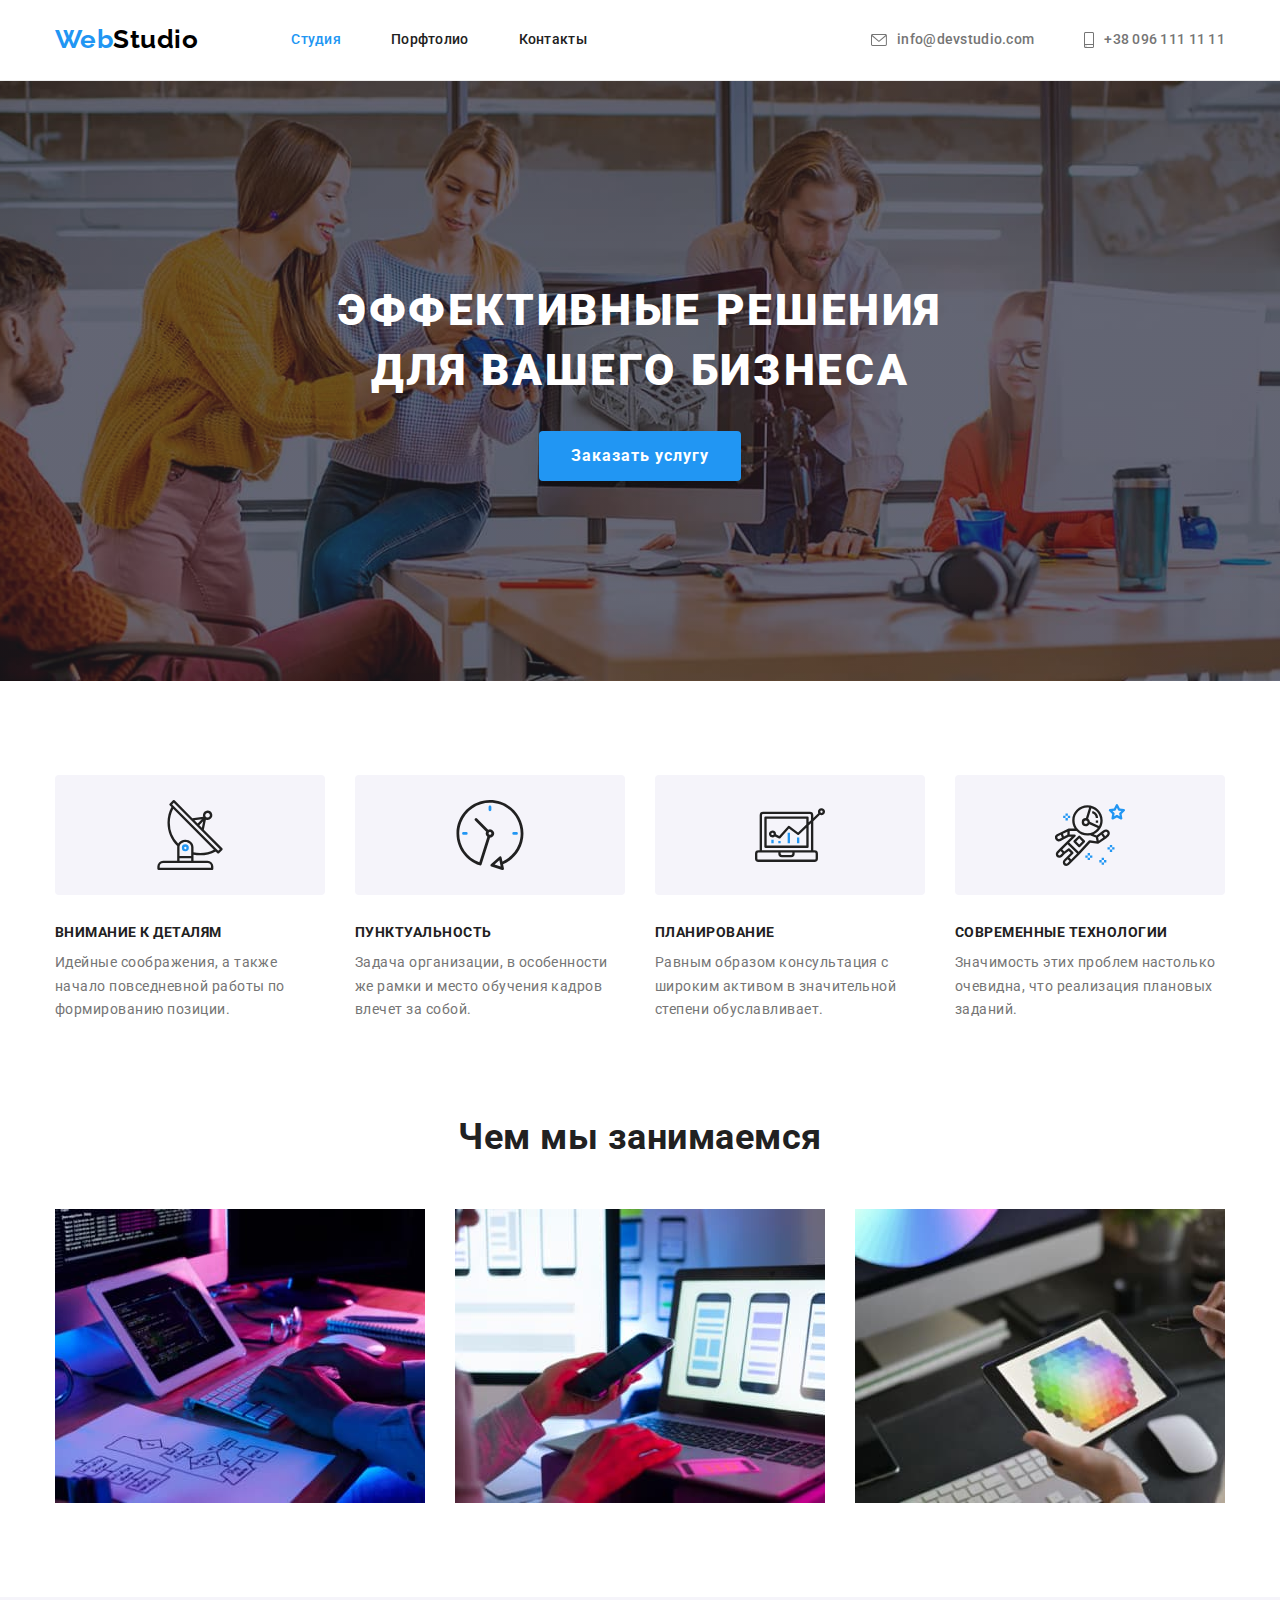
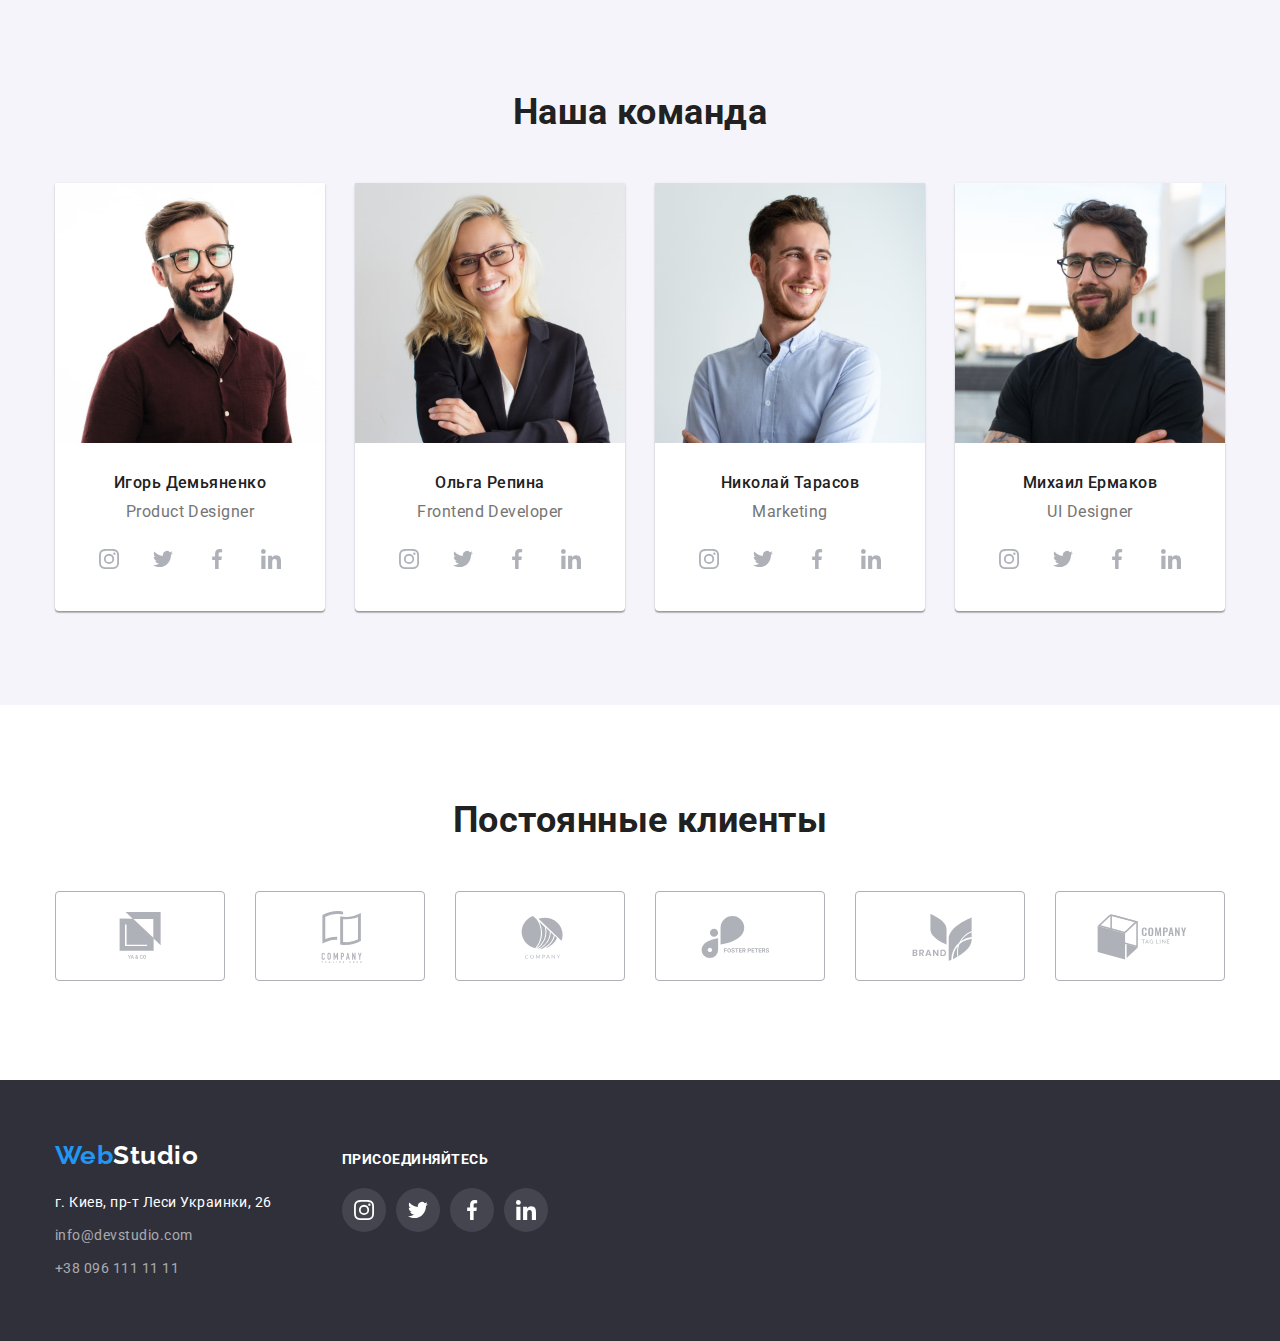
<file: index.html>
<!DOCTYPE html>
<html lang="ru">
<head>
    <meta charset="UTF-8">
    <meta name="viewport" content="width=device-width, initial-scale=1.0">
    <link href="https://fonts.googleapis.com/css2?family=Raleway:wght@700&family=Roboto:wght@400;500;700;900&display=swap"
        rel="stylesheet">
    <link rel="stylesheet" href="https://cdnjs.cloudflare.com/ajax/libs/modern-normalize/1.0.0/modern-normalize.min.css">
    <link rel="stylesheet" href="./css/styles.css">
    <title>WebStudio</title>
</head>
<body>
        <!-- Голова -->

            <header class="header-line">
                <div class="container page-header">
                    <nav class="page-header-nav">
                        <a href="./index.html" class="logo">Web<span class="header-studio">Studio</span></a>
                        <ul class="site-nav list">
                            <li class="nav-item"><a class="nav-link current" href="./index.html">Студия</a></li>
                            <li class="nav-item"><a class="nav-link" href="./portfolio.html">Порфтолио</a></li>
                            <li class="nav-item"><a class="nav-link" href="">Контакты</a></li>
                        </ul>
                    </nav>
                    <ul class="page-header-contacts list">
                        <li class="contacts-item">
                            <a class="header-contacts" href="mailto:info@devstudio.com">
                                <svg class="contacts-icon" width="16px" height="12px">
                                    <use href="./images/sprite.svg#icon-mail"></use>
                                </svg>
                                info@devstudio.com
                            </a>
                        </li>
                        <li class="contacts-item">
                            <a class="header-contacts" href="tel:+380961111111">
                                <svg class="contacts-icon" width="10px" height="16px">
                                    <use href="./images/sprite.svg#icon-smartphone"></use>
                                </svg>
                                +38 096 111 11 11
                            </a>
                        </li>
                    </ul>
                </div>
            </header>
        <main>

            <!-- Герой -->

            <section class="hero">
                <div class="container">
                    <h1 class="hero-title">Эффективные решения <br/> для вашего бизнеса</h1>
                    <a href="" class="btn primary">Заказать услугу</a>
                </div>
            </section>

            <!-- Особенности -->

            <section class="section-features">
                <div class="container">
                    <h2 class="section-title visually-hidden">Особенности и методы</h2>
                    <ul class="features-list list">
                        <li class="features-item icon-attention">
                            <div class="thumb">
                                <svg class="feature-icon" width="70px" height="70px">
                                    <use href="./images/sprite.svg#icon-antenna"></use>
                                </svg>
                            </div>
                            <h3 class="features-title">Внимание к деталям</h3>
                            <p class="features-text">Идейные соображения, а также начало повседневной работы по формированию позиции.</p>
                        </li>
                    
                        <li class="features-item icon-punctuality">
                            <div class="thumb">
                                <svg class="feature-icon" width="70px" height="70px">
                                    <use href="./images/sprite.svg#icon-clock"></use>
                                </svg>
                            </div>
                            <h3 class="features-title">Пунктуальность</h3>
                            <p class="features-text">Задача организации, в особенности же рамки и место обучения кадров влечет за собой.</p>
                        </li>
                    
                        <li class="features-item icon-planning">
                            <div class="thumb">
                                <svg class="feature-icon" width="70px" height="70px">
                                    <use href="./images/sprite.svg#icon-diagram"></use>
                                </svg>
                            </div>
                            <h3 class="features-title">Планирование</h3>
                            <p class="features-text">Равным образом консультация с широким активом в значительной степени обуславливает.</p>
                        </li>
                    
                        <li class="features-item icon-moderntech">
                            <div class="thumb">
                                <svg class="feature-icon" width="70px" height="70px">
                                    <use href="./images/sprite.svg#icon-astronaut"></use>
                                </svg>
                            </div>
                            <h3 class="features-title">Современные технологии</h3>
                            <p class="features-text">Значимость этих проблем настолько очевидна, что реализация плановых заданий.</p>
                        </li>
                    </ul>
                </div>
            </section>

            <!-- Чем занимаемся -->
            
            <section class="section-duties">
                <div class="container">
                    <h2 class="section-title">Чем мы занимаемся</h2>
                    <ul class="duties-list list">
                        <li class="duties-item"><img src="./images/img1.jpg" alt="Программирование" width="370"></li>
                        <li class="duties-item"><img src="./images/img2.jpg" alt="Мобильные приложения" width="370"></li>
                        <li class="duties-item"><img src="./images/img3.jpg" alt="Дизайнерские решения" width="370"></li>
                    </ul>
                </div>
            </section>

            <!-- Наша команда -->

            <section class="section-team">
                <div class="container">
                    <h2 class="section-title">Наша команда</h2>
                    <ul class="team-list list">
                        <li class="team-member">
                            <img src="./images/photo-igor.jpg" alt="Фото Игоря Демьяненко" width="270">
                            <div class="member-info">
                                <h3 class="teammate-name">Игорь Демьяненко</h3>
                                <p class="profession">Product Designer</p>
                            <ul class="social list">
                                <li class="social-item">
                                    <a href="" aria-label="Instagram" class="social-link">
                                        <svg class="link-logo" width="20px" height="20px">
                                            <use href="./images/sprite.svg#icon-instagram"></use>
                                        </svg>
                                    </a>
                                </li>
                                <li class="social-item">
                                    <a href="" aria-label="Twitter" class="social-link">
                                        <svg class="link-logo" width="20px" height="20px">
                                            <use href="./images/sprite.svg#icon-twitter"></use>
                                        </svg>
                                    </a>
                                </li>
                                <li class="social-item">
                                    <a href="" aria-label="Facebook" class="social-link">
                                        <svg class="link-logo" width="20px" height="20px">
                                            <use href="./images/sprite.svg#icon-facebook"></use>
                                        </svg>
                                    </a>
                                </li>
                                <li class="social-item">
                                    <a href="" aria-label="LinkedIN" class="social-link">
                                        <svg class="link-logo" width="20px" height="20px">
                                            <use href="./images/sprite.svg#icon-linkedin"></use>
                                        </svg>
                                    </a>
                                </li>
                            </ul>
                            </div>
                        </li>
                        <li class="team-member">
                            <img src="./images/photo-olga.jpg" alt="Фото Ольги Репиной" width="270">
                            <div class="member-info">
                                <h3 class="teammate-name">Ольга Репина</h3>
                                <p class="profession">Frontend Developer</p>
                            <ul class="social list">
                                <li class="social-item">
                                    <a href="" aria-label="Instagram" class="social-link">
                                        <svg class="link-logo" width="20px" height="20px">
                                            <use href="./images/sprite.svg#icon-instagram"></use>
                                        </svg>
                                    </a>
                                </li>
                                <li class="social-item">
                                    <a href="" aria-label="Twitter" class="social-link">
                                        <svg class="link-logo" width="20px" height="20px">
                                            <use href="./images/sprite.svg#icon-twitter"></use>
                                        </svg>
                                    </a>
                                </li>
                                <li class="social-item">
                                    <a href="" aria-label="Facebook" class="social-link">
                                        <svg class="link-logo" width="20px" height="20px">
                                            <use href="./images/sprite.svg#icon-facebook"></use>
                                        </svg>
                                    </a>
                                </li>
                                <li class="social-item">
                                    <a href="" aria-label="LinkedIN" class="social-link">
                                        <svg class="link-logo" width="20px" height="20px">
                                            <use href="./images/sprite.svg#icon-linkedin"></use>
                                        </svg>
                                    </a>
                                </li>
                            </ul>
                            </div>
                        </li>
                        <li class="team-member">
                            <img src="./images/photo-nikolaj.jpg" alt="Фото Николая Тарасова" width="270">
                            <div class="member-info">
                                <h3 class="teammate-name">Николай Тарасов</h3>
                                <p class="profession">Marketing</p>
                            <ul class="social list">
                                <li class="social-item">
                                    <a href="" aria-label="Instagram" class="social-link">
                                        <svg class="link-logo" width="20px" height="20px">
                                            <use href="./images/sprite.svg#icon-instagram"></use>
                                        </svg>
                                    </a>
                                </li>
                                <li class="social-item">
                                    <a href="" aria-label="Twitter" class="social-link">
                                        <svg class="link-logo" width="20px" height="20px">
                                            <use href="./images/sprite.svg#icon-twitter"></use>
                                        </svg>
                                    </a>
                                </li>
                                <li class="social-item">
                                    <a href="" aria-label="Facebook" class="social-link">
                                        <svg class="link-logo" width="20px" height="20px">
                                            <use href="./images/sprite.svg#icon-facebook"></use>
                                        </svg>
                                    </a>
                                </li>
                                <li class="social-item">
                                    <a href="" aria-label="LinkedIN" class="social-link">
                                        <svg class="link-logo" width="20px" height="20px">
                                            <use href="./images/sprite.svg#icon-linkedin"></use>
                                        </svg>
                                    </a>
                                </li>
                            </ul>
                            </div>
                        </li>
                        <li class="team-member">
                            <img src="./images/photo-mihail.jpg" alt="Фото Михаила Ермакова" width="270">
                            <div class="member-info">
                                <h3 class="teammate-name">Михаил Ермаков</h3>
                                <p class="profession">UI Designer</p>
                            <ul class="social list">
                                <li class="social-item">
                                    <a href="" aria-label="Instagram" class="social-link">
                                        <svg class="link-logo" width="20px" height="20px">
                                            <use href="./images/sprite.svg#icon-instagram"></use>
                                        </svg>
                                    </a>
                                </li>
                                <li class="social-item">
                                    <a href="" aria-label="Twitter" class="social-link">
                                        <svg class="link-logo" width="20px" height="20px">
                                            <use href="./images/sprite.svg#icon-twitter"></use>
                                        </svg>
                                    </a>
                                </li>
                                <li class="social-item">
                                    <a href="" aria-label="Facebook" class="social-link">
                                        <svg class="link-logo" width="20px" height="20px">
                                            <use href="./images/sprite.svg#icon-facebook"></use>
                                        </svg>
                                    </a>
                                </li>
                                <li class="social-item">
                                    <a href="" aria-label="LinkedIN" class="social-link">
                                        <svg class="link-logo" width="20px" height="20px">
                                            <use href="./images/sprite.svg#icon-linkedin"></use>
                                        </svg>
                                    </a>
                                </li>
                            </ul>
                            </div>
                        </li>
                    </ul>
                </div>
            </section>
        <!-- Постоянные клиенты -->
        <section class="clients-section">
            <div class="container">
                <h2 class="section-title">Постоянные клиенты</h2>
                <ul class="clients-list list">
                    <li class="client-item">
                        <a href="" class="client">
                            <svg class="clients-icon" width="170px" height="90px">
                                <use href="./images/sprite.svg#icon-Client1"></use>
                            </svg>
                        </a>
                    </li>
                    <li class="client-item">
                        <a href="" class="client">
                            <svg class="clients-icon" width="170px" height="90px">
                                <use href="./images/sprite.svg#icon-Client2"></use>
                            </svg>
                        </a>
                    </li>
                    <li class="client-item">
                        <a href="" class="client">
                            <svg class="clients-icon" width="170px" height="90px">
                                <use href="./images/sprite.svg#icon-Client3"></use>
                            </svg>
                        </a>
                    </li>
                    <li class="client-item">
                        <a href="" class="client">
                            <svg class="clients-icon" width="170px" height="90px">
                                <use href="./images/sprite.svg#icon-Client4"></use>
                            </svg>
                        </a>
                    </li>
                    <li class="client-item">
                        <a href="" class="client">
                            <svg class="clients-icon" width="170px" height="90px">
                                <use href="./images/sprite.svg#icon-Client5"></use>
                            </svg>
                        </a>
                    </li>
                    <li class="client-item">
                        <a href="" class="client">
                            <svg class="clients-icon" width="170px" height="90px">
                                <use href="./images/sprite.svg#icon-Client6"></use>
                            </svg>
                        </a>
                    </li>
                </ul>
            </div>
        </section>

        </main>

        <!-- Подвал -->

        <footer class="footer">
                <div class="container">
                    <div class="address-container">
                        <a href="./index.html" class="logo">Web<span class="footer-studio-logo">Studio</span></a>
                        <address class="footer-address">
                            <ul class="footer-contacts list">
                                <li class="footer-item"><a class="exact-address"
                                        href="https://www.google.com/maps/place/бул.+Леси+Украинки,+26,+Киев,+Украина,+02000/@50.4265841,30.5361971,17z/data=!3m1!4b1!4m5!3m4!1s0x40d4cf0e033ecbe9:0x57a4dffefec77da0!8m2!3d50.4265807!4d30.5383858"
                                        target="_blank" rel="noopener noreferrer">г. Киев, пр-т Леси Украинки, 26</a></li>
                                <li class="footer-item"><a class="footer-contact" href="mailto:info@devstudio.com">info@devstudio.com</a></li>
                                <li class="footer-item"><a class="footer-contact" href="tel:+380961111111">+38 096 111 11 11</a></li>
                            </ul>
                        </address>
                    </div>
                    <div class="subscribe-container">
                        <p>Присоединяйтесь</p>
                        <ul class="footer-social list">
                            <li class="social-item">
                                <a href="" aria-label="Instagram" class="social-link">
                                    <svg class="link-logo" width="20px" height="20px">
                                        <use href="./images/sprite.svg#icon-instagram"></use>
                                    </svg>
                                </a>
                            </li>
                            <li class="social-item">
                                <a href="" aria-label="Twitter" class="social-link">
                                    <svg class="link-logo" width="20px" height="20px">
                                        <use href="./images/sprite.svg#icon-twitter"></use>
                                    </svg>
                                </a>
                            </li>
                            <li class="social-item">
                                <a href="" aria-label="Facebook" class="social-link">
                                    <svg class="link-logo" width="20px" height="20px">
                                        <use href="./images/sprite.svg#icon-facebook"></use>
                                    </svg>
                                </a>
                            </li>
                            <li class="social-item">
                                <a href="" aria-label="LinkedIN" class="social-link">
                                    <svg class="link-logo" width="20px" height="20px">
                                        <use href="./images/sprite.svg#icon-linkedin"></use>
                                    </svg>
                                </a>
                            </li>
                        </ul>
                    </div>
                </div>
        </footer>
</body>
</html>
</file>
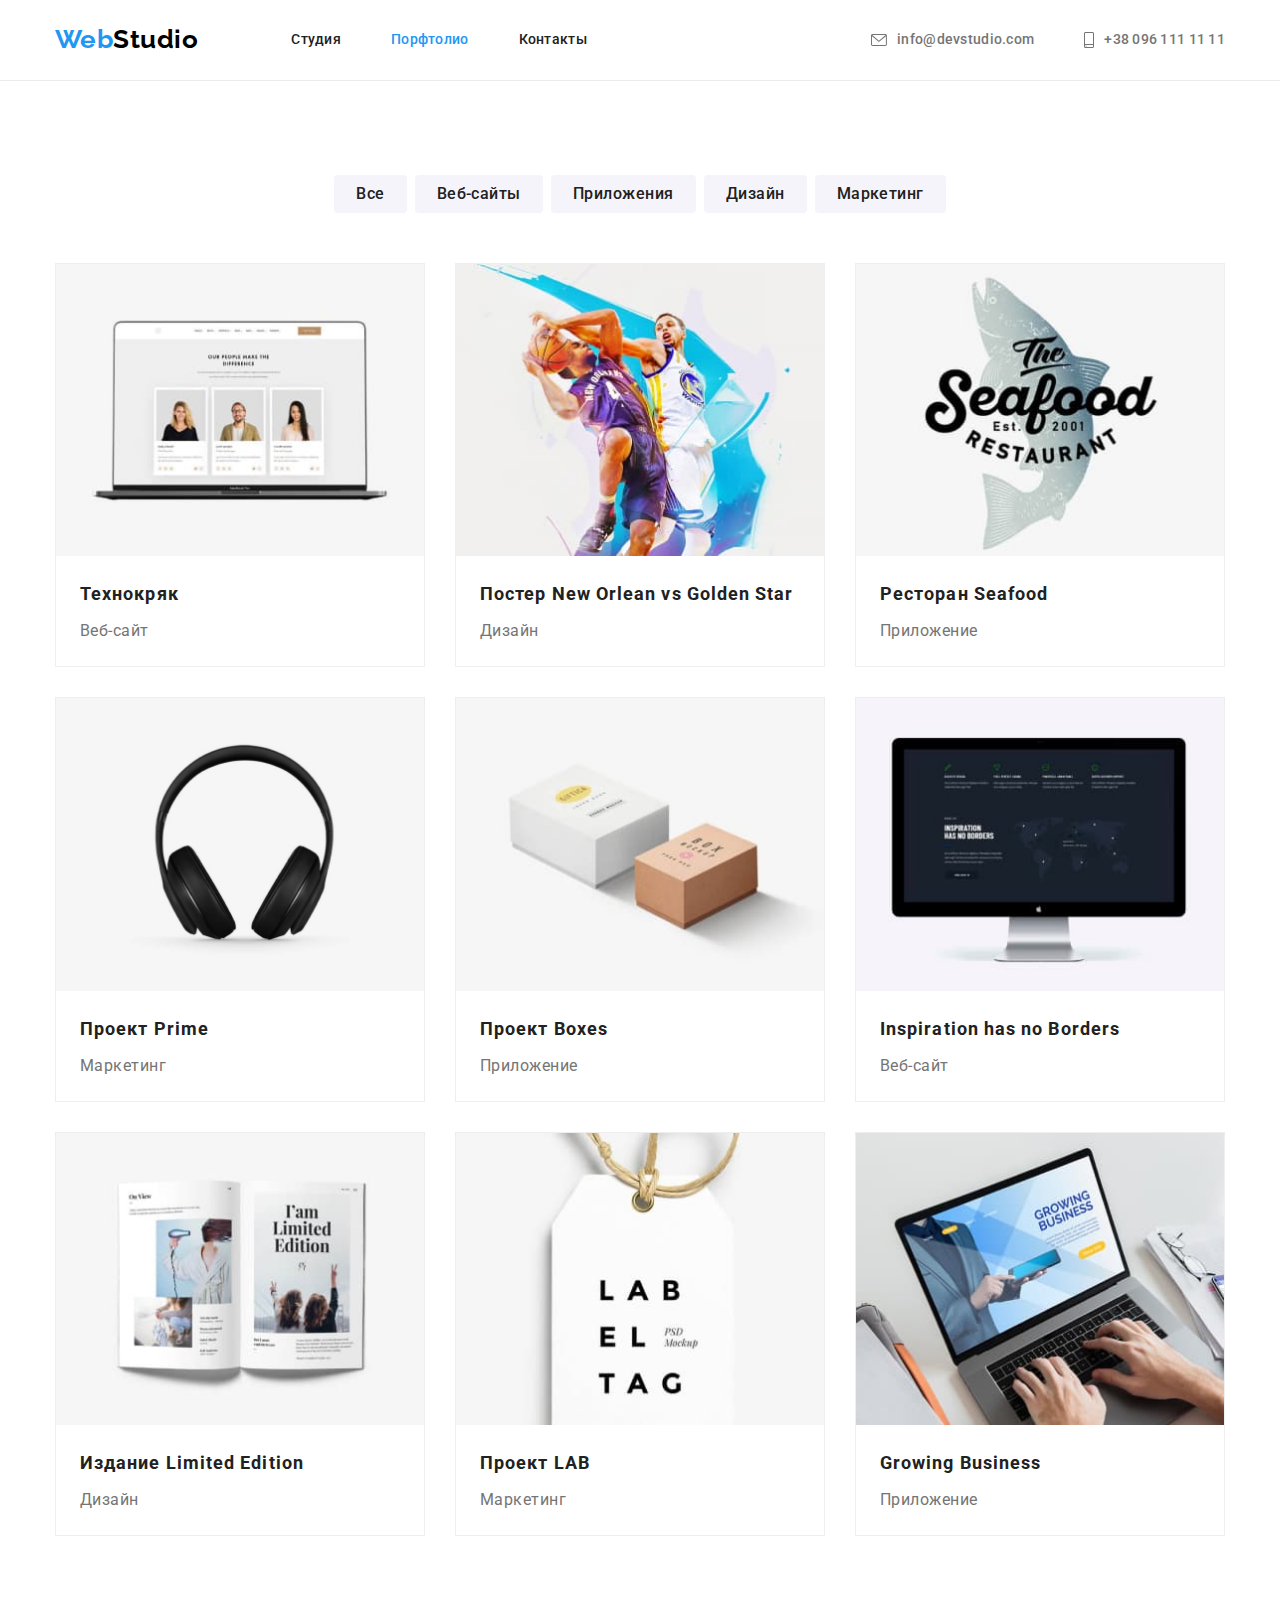
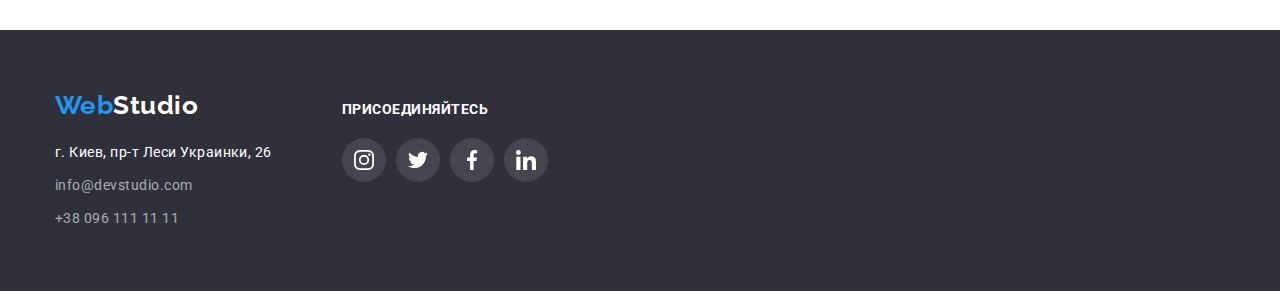
<file: portfolio.html>
<!DOCTYPE html>
<html lang="ru">
<head>
    <meta charset="UTF-8">
    <meta name="viewport" content="width=device-width, initial-scale=1.0">
    <link href="https://fonts.googleapis.com/css2?family=Raleway:wght@700&family=Roboto:wght@400;500;700;900&display=swap"
        rel="stylesheet">
    <link rel="stylesheet" href="https://cdnjs.cloudflare.com/ajax/libs/modern-normalize/1.0.0/modern-normalize.min.css">
    <link rel="stylesheet" href="./css/styles.css">
    <title>Portfolio</title>
</head>
<body>
    <!-- Голова -->
    
    <header class="header-line">
        <div class="container page-header">
            <nav class="page-header-nav">
                <a href="./index.html" class="logo">Web<span class="header-studio">Studio</span></a>
                <ul class="site-nav list">
                    <li class="nav-item"><a class="nav-link" href="./index.html">Студия</a></li>
                    <li class="nav-item"><a class="nav-link current" href="./portfolio.html">Порфтолио</a></li>
                    <li class="nav-item"><a class="nav-link" href="">Контакты</a></li>
                </ul>
            </nav>
            <ul class="page-header-contacts list">
                <li class="contacts-item">
                    <a class="header-contacts" href="mailto:info@devstudio.com">
                        <svg class="contacts-icon" width="16px" height="12px">
                            <use href="./images/sprite.svg#icon-mail"></use>
                        </svg>
                        info@devstudio.com
                    </a>
                </li>
                <li class="contacts-item">
                    <a class="header-contacts" href="tel:+380961111111">
                        <svg class="contacts-icon" width="10px" height="16px">
                            <use href="./images/sprite.svg#icon-smartphone"></use>
                        </svg>
                        +38 096 111 11 11
                    </a>
                </li>
            </ul>
        </div>
    </header>

    <main>
        <section class="portfolio-container">
            <div class="container">
                <h1 class="visually-hidden">Порфтолио</h1>
                <ul class="buttons list">
                    <li><button type="button" class="btn secondary">Все</button></li>
                    <li><button type="button" class="btn secondary">Веб-сайты</button></li>
                    <li><button type="button" class="btn secondary">Приложения</button></li>
                    <li><button type="button" class="btn secondary">Дизайн</button></li>
                    <li><button type="button" class="btn secondary">Маркетинг</button></li>
                </ul>
                <ul class="portfolio list">
                    <li class="portfolio-elements">
                        <a href="" class="portfolio-link">
                            <img src="./images/notebook.jpg" alt="Ноутбук с открытым веб-сайтом" width="370">
                            <div class="element-description">
                                <h2 class="element-title">Технокряк</h2>
                                <p class="element-text">Веб-сайт</p>
                            </div>
                        </a>
                    </li>
                    <li class="portfolio-elements">
                        <a href="" class="portfolio-link">
                            <img src="./images/basketball.jpg" alt="Постер" width="370">
                            <div class="element-description">
                                <h2 class="element-title">Постер New Orlean vs Golden Star</h2>
                                <p class="element-text">Дизайн</p>
                            </div>
                        </a>
                    </li>
                    <li class="portfolio-elements">
                        <a href="" class="portfolio-link">
                            <img src="./images/seafood.jpg" alt="Логотип ресторана" width="370">
                            <div class="element-description">
                                <h2 class="element-title">Ресторан Seafood</h2>
                                <p class="element-text">Приложение</p>
                            </div>
                        </a>
                    </li>
                    <li class="portfolio-elements">
                        <a href="" class="portfolio-link">
                            <img src="./images/earphones.jpg" alt="Наушники" width="370">
                            <div class="element-description">
                                <h2 class="element-title">Проект Prime</h2>
                                <p class="element-text">Маркетинг</p>
                            </div>
                        </a>
                    </li>
                    <li class="portfolio-elements">
                        <a href="" class="portfolio-link">
                            <img src="./images/boxes.jpg" alt="Две коробки" width="370">
                            <div class="element-description">
                                <h2 class="element-title">Проект Boxes</h2>
                                <p class="element-text">Приложение</p>
                            </div>
                        </a>
                    </li>
                    <li class="portfolio-elements">
                        <a href="" class="portfolio-link">
                            <img src="./images/monitor.jpg" alt="Монитор с открытым веб-сайтом" width="370">
                            <div class="element-description">
                                <h2 class="element-title">Inspiration has no Borders</h2>
                                <p class="element-text">Веб-сайт</p>
                            </div>
                        </a>
                    </li>
                    <li class="portfolio-elements">
                        <a href="" class="portfolio-link">
                            <img src="./images/book.jpg" alt="Книга" width="370">
                            <div class="element-description">
                                <h2 class="element-title">Издание Limited Edition</h2>
                                <p class="element-text">Дизайн</p>
                            </div>
                        </a>
                    </li>
                    <li class="portfolio-elements">
                        <a href="" class="portfolio-link">
                            <img src="./images/labeltag.jpg" alt="Этикетка" width="370">
                            <div class="element-description">
                                <h2 class="element-title">Проект LAB</h2>
                                <p class="element-text">Маркетинг</p>
                            </div>
                        </a>
                    </li>
                    <li class="portfolio-elements">
                        <a href="" class="portfolio-link">
                            <img src="./images/buisness.jpg" alt="Ростущий бизнес" width="370">
                            <div class="element-description">
                                <h2 class="element-title">Growing Business</h2>
                                <p class="element-text">Приложение</p>
                            </div>
                        </a>
                    </li>
                </ul>
            </div>
        </section>

    </main>
    <!-- Подвал -->
    
    <footer class="footer">
            <div class="container">
                <div class="address-container">
                    <a href="./index.html" class="logo">Web<span class="footer-studio-logo">Studio</span></a>
                    <address class="footer-address">
                        <ul class="footer-contacts list">
                            <li class="footer-item"><a class="exact-address"
                                    href="https://www.google.com/maps/place/бул.+Леси+Украинки,+26,+Киев,+Украина,+02000/@50.4265841,30.5361971,17z/data=!3m1!4b1!4m5!3m4!1s0x40d4cf0e033ecbe9:0x57a4dffefec77da0!8m2!3d50.4265807!4d30.5383858"
                                    target="_blank" rel="noopener noreferrer">г. Киев, пр-т Леси Украинки, 26</a></li>
                            <li class="footer-item"><a class="footer-contact" href="mailto:info@devstudio.com">info@devstudio.com</a></li>
                            <li class="footer-item"><a class="footer-contact" href="tel:+380961111111">+38 096 111 11 11</a></li>
                        </ul>
                    </address>
                </div>
                <div class="subscribe-container">
                    <p>Присоединяйтесь</p>
                    <ul class="footer-social list">
                        <li class="social-item">
                            <a href="" aria-label="Instagram" class="social-link">
                                <svg class="link-logo" width="20px" height="20px">
                                    <use href="./images/sprite.svg#icon-instagram"></use>
                                </svg>
                            </a>
                        </li>
                        <li class="social-item">
                            <a href="" aria-label="Twitter" class="social-link">
                                <svg class="link-logo" width="20px" height="20px">
                                    <use href="./images/sprite.svg#icon-twitter"></use>
                                </svg>
                            </a>
                        </li>
                        <li class="social-item">
                            <a href="" aria-label="Facebook" class="social-link">
                                <svg class="link-logo" width="20px" height="20px">
                                    <use href="./images/sprite.svg#icon-facebook"></use>
                                </svg>
                            </a>
                        </li>
                        <li class="social-item">
                            <a href="" aria-label="LinkedIN" class="social-link">
                                <svg class="link-logo" width="20px" height="20px">
                                    <use href="./images/sprite.svg#icon-linkedin"></use>
                                </svg>
                            </a>
                        </li>
                    </ul>
                </div>
            </div>
    </footer>
    
</body>
</html>
</file>
<file: css/styles.css>
/* Цвет основного текста #757575; */
/* Вторичный цвет текста #212121; */
/* Белый #FFFFFF; */
/* Акцент #2196F3; */
/* Контакты в подвале 255,255,255,0,6; */
/* Цвет фона #FFFFFF */
/* Цвет фона команды #F5F4FA; */
/* Цвет фона подвала #2F303A */

:root {
  --primary-text-color: #757575;
  --title-text-color: #212121;
  --accent-color: #2196f3;
  --white-color: #fff;
  --primary-background-color: #2f303a;
  --secondary-background-color: #f5f4fa;
  --logo-studio-header-color: #000000;
  --footer-studio-footer-color: #fff;
  --footer-contacts-color: rgb(255, 255, 255, 0.6);
}

/* Утилиты */

body {
  background-color: var(--white-color);
  color: var(--primary-text-color);
  font-family: 'Roboto', sans-serif;
  letter-spacing: 0.03em;
}

img {
  display: block;
  width: 100%;
  height: auto;
}

.container {
  width: 1200px;
  align-items: center;
  padding-left: 15px;
  padding-right: 15px;
  margin-left: auto;
  margin-right: auto;
}

.list {
  list-style: none;
  padding: 0;
  margin: 0;
}

.visually-hidden {
  position: absolute;
  width: 1px;
  height: 1px;
  margin: -1px;
  border: 0;
  padding: 0;
  clip: rect(0 0 0 0);
  overflow: hidden;
}

/* Header */

.header-line {
  border-bottom: 1px solid #ececec;
}

.page-header {
  display: flex;
  align-items: center;
}

.page-header-nav {
  display: flex;
}

/* Logo  */

.logo {
  color: var(--accent-color);
  text-decoration: none;
  font-family: 'Raleway', sans-serif;
  font-weight: 700;
  font-size: 26px;
  line-height: 1.19;
}

.page-header-nav .logo {
  padding-top: 24px;
  padding-bottom: 25px;
}
.header-studio {
  color: var(--logo-studio-header-color);
}
.footer-studio-logo {
  color: var(--footer-studio-footer-color);
}

/* Site nav */

.site-nav {
  display: flex;
  margin-left: 93px;
}

.site-nav .nav-item:not(:last-child) {
  margin-right: 50px;
}

.nav-link {
  display: block;
  padding-top: 32px;
  padding-bottom: 32px;

  color: var(--title-text-color);
  text-decoration: none;
  font-weight: 500;
  font-size: 14px;
  line-height: 1.14;
  letter-spacing: 0.02em;
}
.site-nav .nav-link:hover,
.site-nav .nav-link:focus {
  color: var(--accent-color);
}
.site-nav .nav-link.current {
  color: var(--accent-color);
}

/* Header Contacts */
.contacts-item {
  display: flex;
  align-items: center;
}

.contacts-item .contacts-icon {
  margin-right: 10px;
  fill: currentColor;
}

.page-header-contacts {
  display: flex;
  margin-left: auto;
}

.page-header-contacts .contacts-item:not(:last-child) {
  margin-right: 50px;
}

.page-header-contacts .header-contacts {
  display: flex;
  align-items: center;
  padding-top: 32px;
  padding-bottom: 32px;
  text-decoration: none;
  color: var(--primary-text-color);
  font-weight: 500;
  font-size: 14px;
  line-height: 1.14;
  letter-spacing: 0.02em;
}
.header-contacts:hover,
.header-contacts:focus {
  color: var(--accent-color);
  fill: var(--accent-color);
}

/* Hero  */

.hero {
  background-color: rgba(47, 48, 58, 0.4);
  background-image: linear-gradient(to right, rgba(47, 48, 58, 0.4), rgba(47, 48, 58, 0.4)),
    url(../images/hero-background.jpg);
  background-repeat: no-repeat;
  background-position: center;
  background-size: cover;
  text-align: center;
  max-width: 1600px;
  margin-top: 0;
  margin-left: auto;
  margin-right: auto;
  padding-top: 200px;
  padding-bottom: 200px;
}
.hero .btn.primary {
  text-decoration: none;
}

.hero-title {
  margin-top: 0px;
  margin-bottom: 30px;
  color: var(--white-color);
  text-transform: uppercase;
  font-weight: 900;
  font-size: 44px;
  line-height: 1.36;
  letter-spacing: 0.06em;
}

/* Sections */

.section-title {
  color: var(--title-text-color);
  font-size: 36px;
  line-height: 1.17;
  text-align: center;
  margin-bottom: 50px;
  margin-top: 0px;
}

/* Features */

.section-features {
  padding-top: 94px;
  padding-bottom: 94px;
}

.features-list {
  display: flex;
  flex-wrap: wrap;
}

.features-item {
  width: 270px;
}

.features-item .thumb {
  display: flex;
  height: 120px;
  background-color: var(--secondary-background-color);
  margin-bottom: 30px;
  border-radius: 4px;
  align-items: center;
  justify-content: center;
}

.features-list .features-item:not(:last-child) {
  margin-right: 30px;
}

.features-list .features-title {
  color: var(--title-text-color);
  text-transform: uppercase;
  font-size: 14px;
  line-height: 1.14;
  margin-top: 0px;
  margin-bottom: 10px;
}
.features-list .features-text {
  color: var(--primary-text-color);
  font-size: 14px;
  line-height: 1.71;
  margin-top: 0px;
  margin-bottom: 0px;
}

/* Duties  */

.section-duties {
  padding-bottom: 94px;
}

.duties-list {
  display: flex;
}

.duties-item {
  width: calc((100% - 60px) / 3);
}

.duties-item:not(:last-child) {
  margin-right: 30px;
}

/* Team  */

.section-team {
  background-color: var(--secondary-background-color);
  padding-top: 94px;
  padding-bottom: 94px;
}

.team-list {
  display: flex;
}

.team-member {
  background-color: var(--white-color);
  box-shadow: 0px 1px 3px rgba(0, 0, 0, 0.12), 0px 1px 1px rgba(0, 0, 0, 0.14), 0px 2px 1px rgba(0, 0, 0, 0.2);
  border-radius: 0px 0px 4px 4px;
  width: calc((100% - 90px) / 4);
}

.team-member:not(:last-child) {
  margin-right: 30px;
}

.member-info {
  padding: 30px 15px;
  text-align: center;
}

.member-info > h3,
.member-info > p {
  margin: 0px;
}

.team-list .teammate-name {
  color: var(--title-text-color);
  font-size: 16px;
  font-weight: 500;
  line-height: 1.19;
  margin-bottom: 10px;
}
.team-list .profession {
  color: var(--primary-text-color);
  font-size: 16px;
  line-height: 1.19;
}

/* Team Members Social Links */
.social {
  display: flex;
  align-items: center;
  justify-content: center;
  margin-top: 16px;
}

.social-link {
  display: flex;
  width: 44px;
  height: 44px;
  justify-content: center;
  align-items: center;
  color: #afb1b8;
}

.social-item:not(:last-child) {
  margin-right: 10px;
}

.link-logo {
  fill: currentColor;
}

.social-link:hover,
.social-link:focus {
  color: #fff;
  background-color: var(--accent-color);
  border-radius: 50%;
}

/* Clients */

.clients-section {
  padding-top: 94px;
  padding-bottom: 94px;
}

.clients-list {
  display: flex;
}

.client-item {
  width: calc((100% - 150px) / 6);
}

.client {
  display: inline-block;
  width: 170px;
  height: 90px;
  border: 1px solid #afb1b8;
  border-radius: 4px;
  color: #afb1b8;
}

.clients-icon {
  fill: currentColor;
}

.client:hover,
.client:focus {
  border: 1px solid #2196f3;
  color: #2196f3;
}

.client-item:not(:last-child) {
  margin-right: 30px;
}

/* Footer  */

.footer {
  background-color: var(--primary-background-color);
  color: rgb(255, 255, 255, 0.6);
  text-decoration: none;

  padding-top: 60px;
  padding-bottom: 60px;
}

.footer-address {
  margin-top: 20px;
}

.footer-contacts {
  margin-top: 9px;
}

.footer .footer-item:not(:last-child) {
  margin-bottom: 9px;
}

.footer .logo {
  margin-bottom: 20px;
}

.footer .exact-address {
  color: var(--white-color);
  font-style: normal;
  font-size: 14px;
  line-height: 1.71;
  text-decoration: none;
}

.footer .footer-contact {
  color: var(--footer-contacts-color);
  text-decoration: none;
  font-style: normal;
  font-size: 14px;
  line-height: 1.71;
}

.footer .container {
  display: flex;
  align-items: baseline;
}

.subscribe-container {
  margin-left: 70px;
}

.subscribe-container p {
  margin-top: 0px;
  margin-bottom: 20px;
  font-weight: 700;
  font-size: 14px;
  line-height: 1.14;
  text-transform: uppercase;
  color: var(--white-color);
}

.footer-social {
  display: flex;
}

.subscribe-container .social-link {
  color: #fff;
  background-color: rgba(255, 255, 255, 0.1);
  border-radius: 50%;
}

.subscribe-container .social-link:hover,
.subscribe-container .social-link:focus {
  background-color: var(--accent-color);
}

/* Buttons */

.btn {
  color: var(--title-text-color);
  background-color: var(--white-color);
  display: inline-block;
  font-family: inherit;
  cursor: pointer;
  align-items: center;
  text-align: center;
  border-radius: 4px;
}
.btn.primary {
  color: var(--white-color);
  background-color: var(--accent-color);
  font-weight: 700;
  font-size: 16px;
  line-height: 1.87;
  letter-spacing: 0.06em;
  height: 50px;
  padding: 10px 32px;
  box-shadow: 0px 4px 4px rgba(0, 0, 0, 0.15);
}
.btn.secondary {
  background-color: var(--secondary-background-color);
  height: 38px;
  border-radius: 4px;
  font-size: 16px;
  font-weight: 500;
  line-height: 1.62;
  letter-spacing: 0.03em;
  border: none;
  padding: 6px 22px;
}

.btn.secondary:hover,
.btn.secondary:focus {
  color: var(--white-color);
  background-color: var(--accent-color);
}

/* Portfolio */

.buttons {
  display: flex;
  justify-content: center;
  margin-bottom: 50px;
}

.buttons li:not(:last-child) {
  margin-right: 8px;
}
.portfolio {
  display: flex;
  flex-wrap: wrap;
}

.portfolio-container {
  padding-top: 94px;
  padding-bottom: 94px;
}

.portfolio-elements {
  width: calc((100% - 60px) / 3);
  margin-right: 30px;
  margin-bottom: 30px;
}

.portfolio-link {
  display: block;
  border: 1px solid #eeeeee;
}

.portfolio-link:hover,
.portfolio-link:focus {
  box-shadow: 0px 1px 1px rgba(0, 0, 0, 0.12), 0px 4px 4px rgba(0, 0, 0, 0.06), 1px 4px 6px rgba(0, 0, 0, 0.16);
}

.portfolio-elements:nth-child(3n) {
  margin-right: 0px;
}

.portfolio-elements:nth-last-child(-n + 3) {
  margin-bottom: 0px;
}

.element-description {
  padding: 20px 24px;
}

.portfolio-elements .element-title,
.portfolio-elements .element-text {
  margin: 0px;
}

.portfolio-elements .element-title {
  color: var(--title-text-color);
  font-weight: 700;
  font-size: 18px;
  font-style: normal;
  line-height: 2;
  letter-spacing: 0.06em;
  margin-bottom: 4px;
}
.portfolio-elements .element-text {
  color: var(--primary-text-color);
  font-weight: 400;
  font-size: 16px;
  line-height: 1.87;
}

.portfolio-elements > a {
  text-decoration: none;
}
</file>
